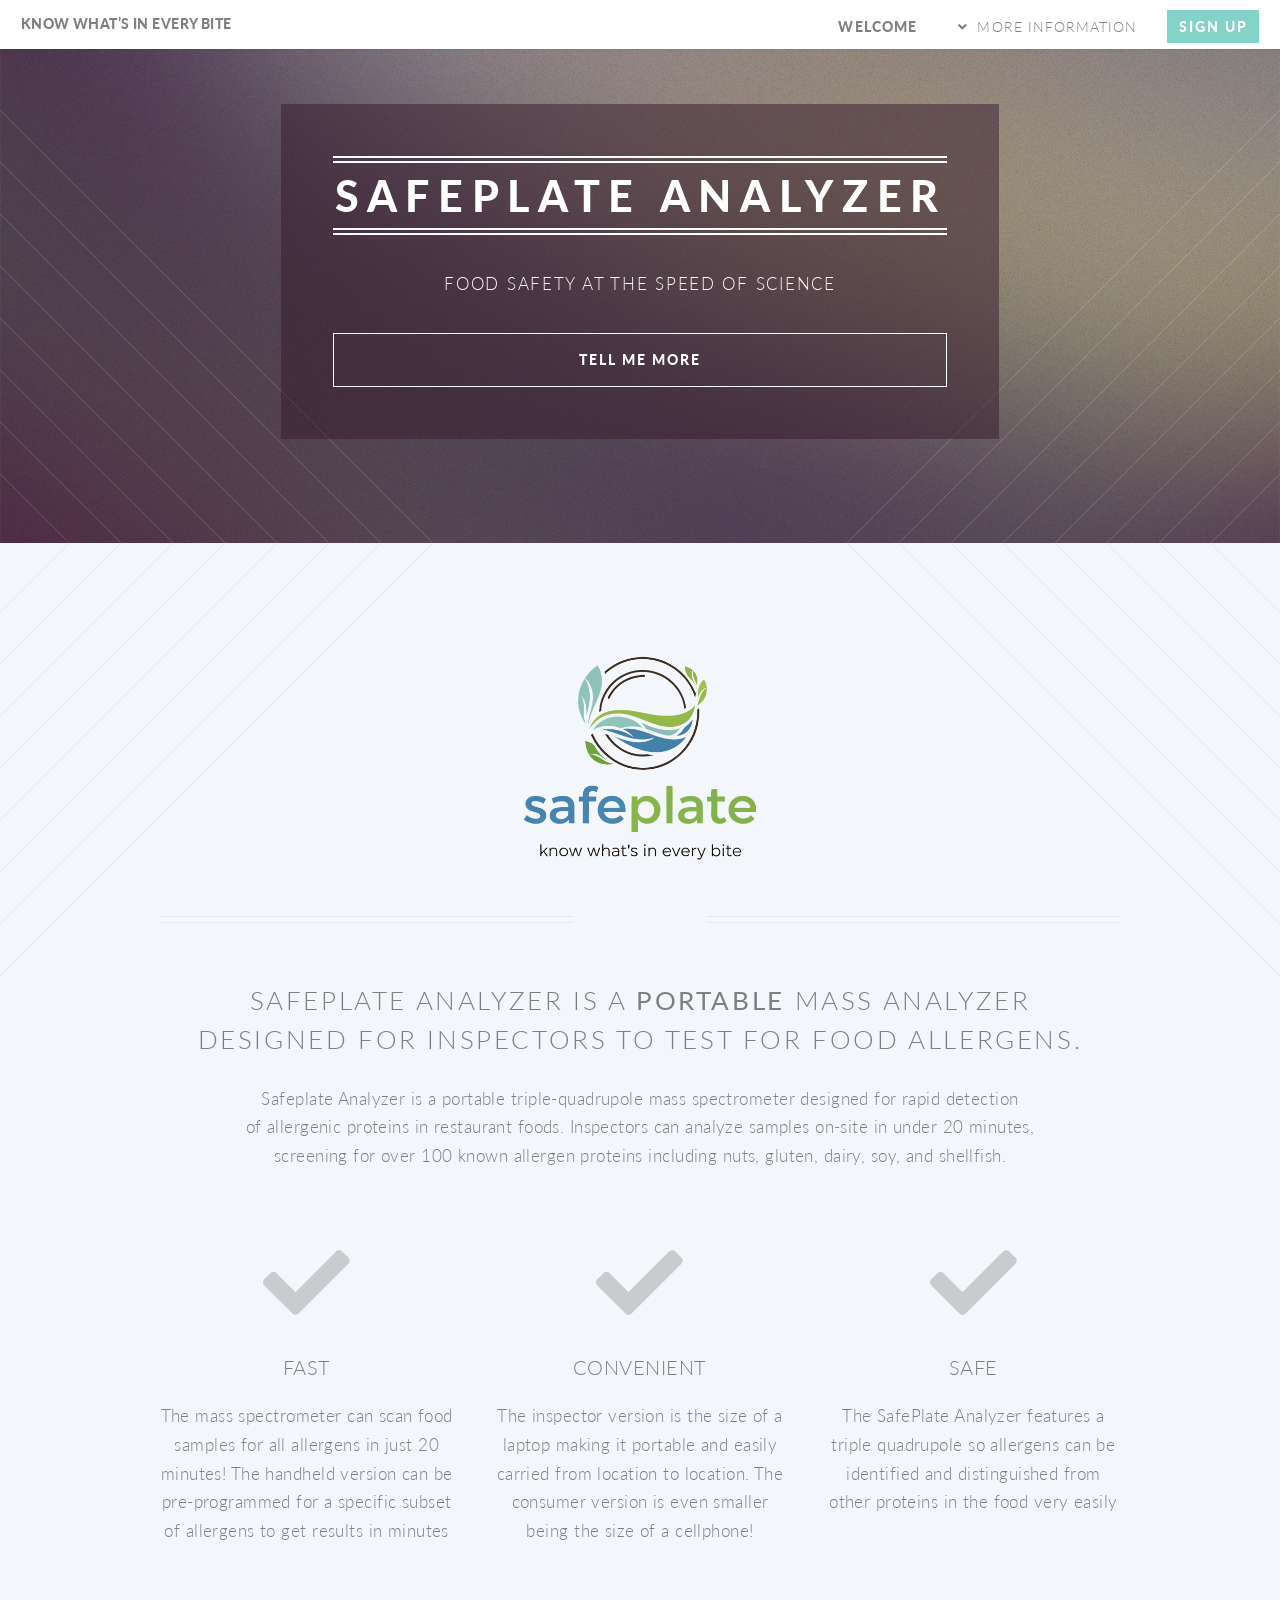
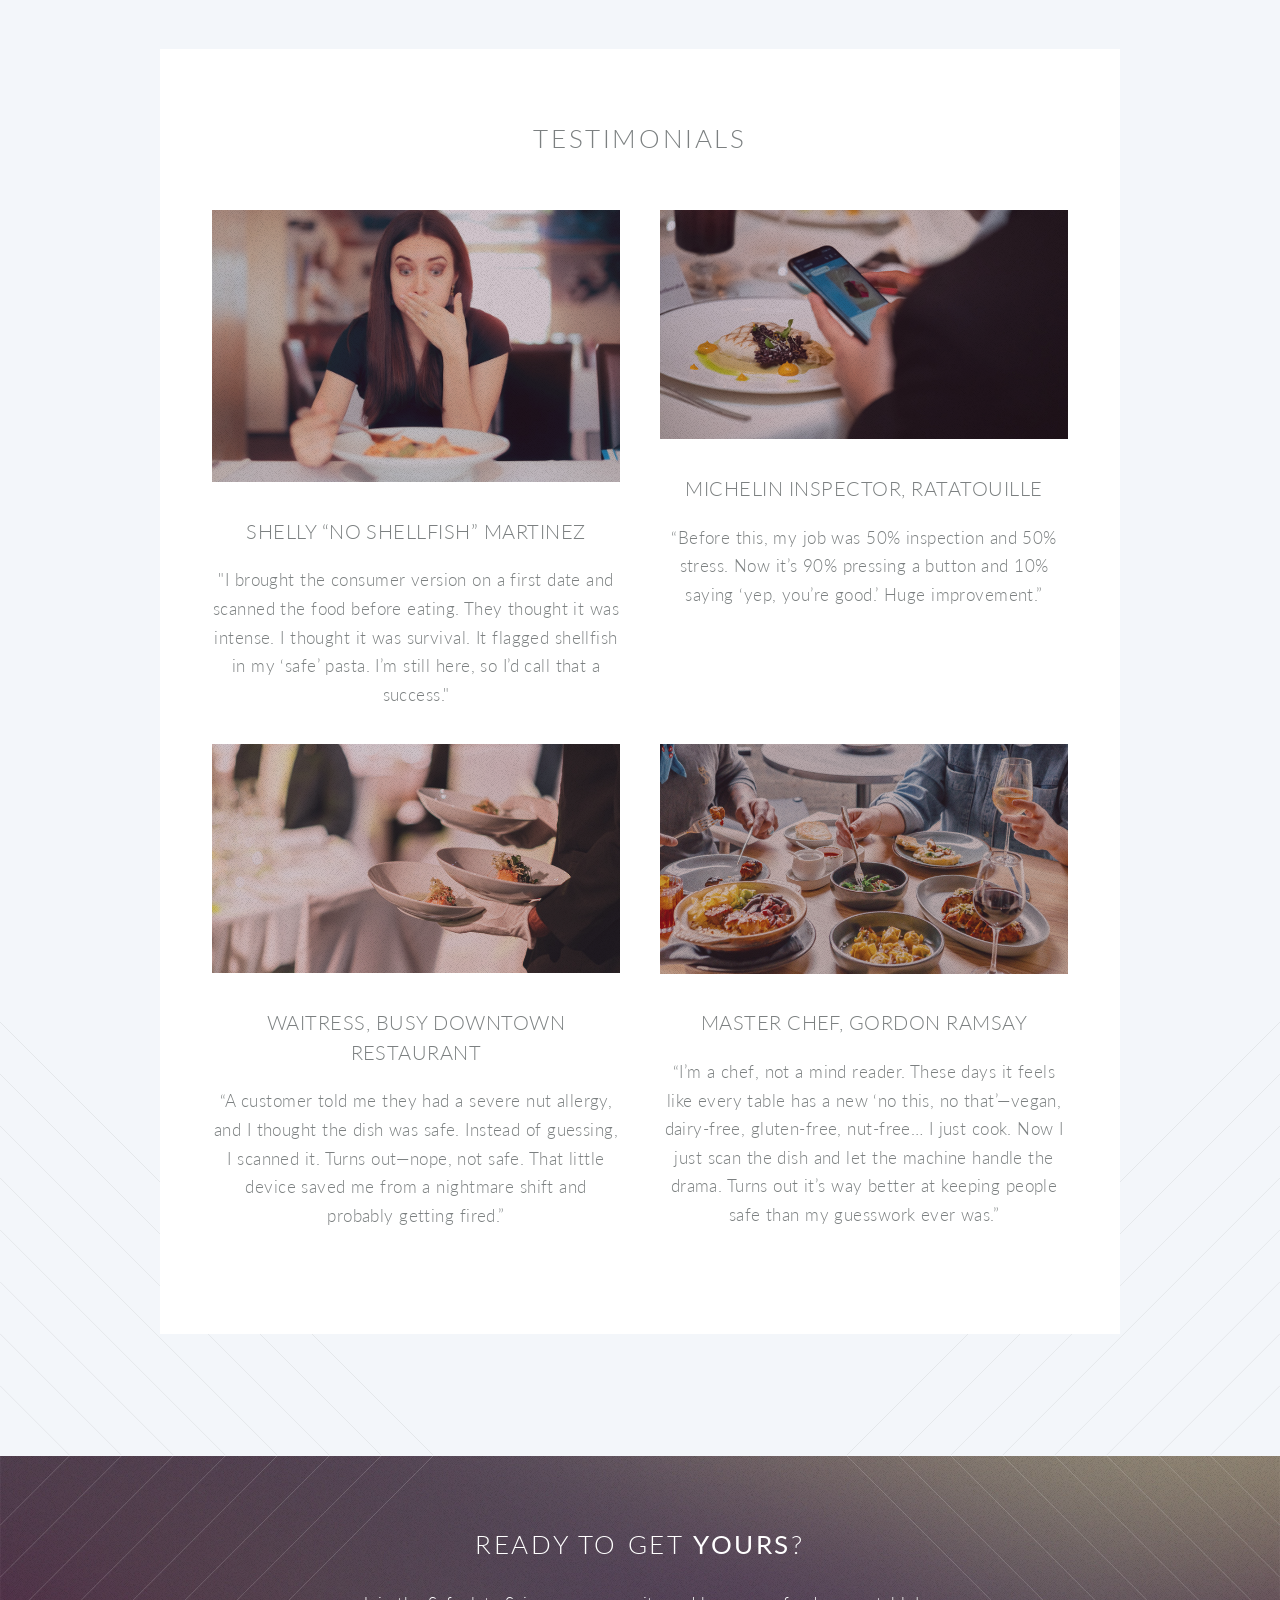
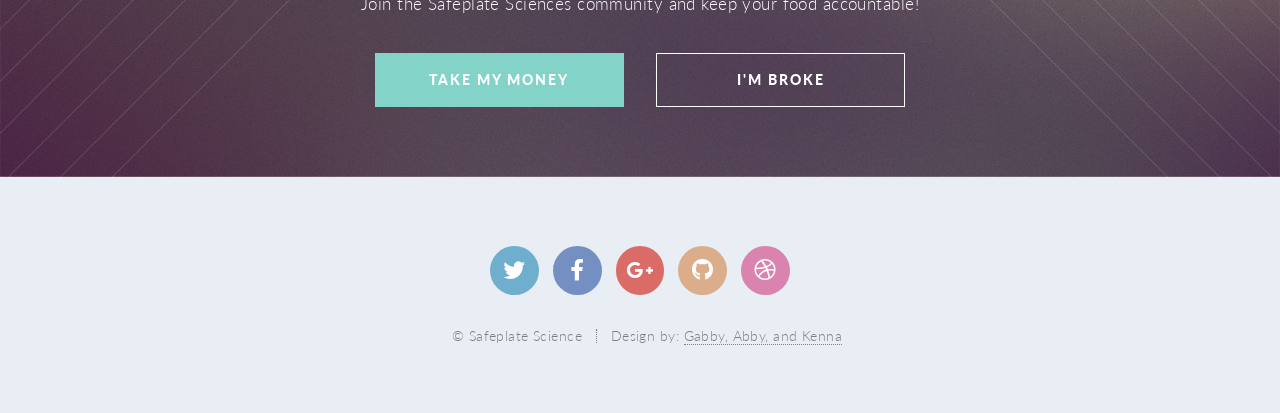
<file: index.html>
<!DOCTYPE HTML>
<!--
	Twenty by HTML5 UP
	html5up.net | @ajlkn
	Free for personal and commercial use under the CCA 3.0 license (html5up.net/license)
-->
<html>
	<head>
		<title>Know what’s in every bite</title>
		<meta charset="utf-8" />
		<meta name="viewport" content="width=device-width, initial-scale=1, user-scalable=no" />
		<link rel="stylesheet" href="assets/css/main.css" />
		<noscript><link rel="stylesheet" href="assets/css/noscript.css" /></noscript>
	</head>
	<body class="index is-preload">
		<div id="page-wrapper">

			<!-- Header -->
				<header id="header">
					<h1 id="logo"><a href="index.html">Know what’s in every BITE </span></a></h1>
					<nav id="nav">
						<ul>
							<li class="current"><a href="index.html">Welcome</a></li>
							<li class="submenu">
								<a href="#">More Information</a>
								<ul>
									<li><a href="left-sidebar.html">Instrument Specifications</a></li>
									<li><a href="right-sidebar.html">Applications</a></li>
									<li><a href="no-sidebar.html">Our Philosophy</a></li>
									<li><a href="contact.html">Contact</a></li>
									</li>
								</ul>
							</li>
							<li><a href="#" class="button primary">Sign Up</a></li>
						</ul>
					</nav>
				</header>

			<!-- Banner -->
				<section id="banner">

					<!--
						".inner" is set up as an inline-block so it automatically expands
						in both directions to fit whatever's inside it. This means it won't
						automatically wrap lines, so be sure to use line breaks where
						appropriate (<br />).
					-->
					<div class="inner">
			<section>
						
			</section>
						<header>
							<h2>SafePlate Analyzer</h2>
						</header>
						<p>Food safety at the speed of science
						<br />
					
						<footer>
							<ul class="buttons stacked">
								<li><a href="#main" class="button fit scrolly">Tell Me More</a></li>
							</ul>
						</footer>

					</div>

				</section>

			<!-- Main -->
				<article id="main">

					<a><img class="image-lo" src="images/lo.png"></a>
					
					<header class="special container">
						
						<h2>Safeplate Analyzer is a <strong>portable</strong> mass analyzer
						<br />
						designed for inspectors to test for food allergens.</h2>
						<p>Safeplate Analyzer is a portable triple-quadrupole mass spectrometer designed for rapid detection
						<br />
						of allergenic proteins in restaurant foods. Inspectors can analyze samples on-site in under 20 minutes,
						<br />
						screening for over 100 known allergen proteins including nuts, gluten, dairy, soy, and shellfish.
					</header>

					

					<!-- Two -->
						<section class="wrapper style1 container special">
							<div class="row">
								<div class="col-4 col-12-narrower">

									<section>
										<span class="icon solid featured fa-check"></span>
										<header>
											<h3>FAST</h3>
										</header>
										<p>The mass spectrometer can scan food samples for all allergens in just 20 minutes! The handheld version can be pre-programmed for a specific subset of allergens to get results in minutes</p>
									</section>

								</div>
								<div class="col-4 col-12-narrower">

									<section>
										<span class="icon solid featured fa-check"></span>
										<header>
											<h3>CONVENIENT</h3>
										</header>
										<p>The inspector version is the size of a laptop making it portable and easily carried from location to location. The consumer version is even smaller being the size of a cellphone!</p>
									</section>

								</div>
								<div class="col-4 col-12-narrower">

									<section>
										<span class="icon solid featured fa-check"></span>
										<header>
											<h3>SAFE</h3>
										</header>
										<p>The SafePlate Analyzer features a triple quadrupole so allergens can be identified and distinguished from other proteins in the food very easily</p>
									</section>

								</div>
							</div>
						</section>

					<!-- Three -->
						<section class="wrapper style3 container special">

							<header class="major">
								<h2>Testimonials</strong></h2>
							</header>

							<div class="row">
								<div class="col-6 col-12-narrower">

									<section>
										<a href="#" class="image featured"><img src="images/CUSTOMER.jpeg" alt="" /></a>
										<header>
											<h3>Shelly “No Shellfish” Martinez</h3>
										</header>
										<p>"I brought the consumer version on a first date and scanned the food before eating. They thought it was intense. I thought it was survival. It flagged shellfish in my ‘safe’ pasta. I’m still here, so I’d call that a success."</p>
									</section>

								</div>
								<div class="col-6 col-12-narrower">

									<section>
										<a href="#" class="image featured"><img src="images/INSPECTOR.jpg" alt="" /></a>
										<header>
											<h3>Michelin inspector, Ratatouille</h3>
										</header>
										<p>“Before this, my job was 50% inspection and 50% stress. Now it’s 90% pressing a button and 10% saying ‘yep, you’re good.’ Huge improvement.”</p>
									</section>

								</div>
							</div>
							<div class="row">
								<div class="col-6 col-12-narrower">

									<section>
										<a href="#" class="image featured"><img src="images/WAITRESS.jpg" alt="" /></a>
										<header>
											<h3>Waitress, Busy Downtown Restaurant</h3>
										</header>
										<p>“A customer told me they had a severe nut allergy, and I thought the dish was safe. Instead of guessing, I scanned it. Turns out—nope, not safe. That little device saved me from a nightmare shift and probably getting fired.”</p>
									</section>

								</div>
								<div class="col-6 col-12-narrower">

									<section>
										<a href="#" class="image featured"><img src="images/MEALS.jpg" alt="" /></a>
										<header>
											<h3>Master Chef, Gordon Ramsay</h3>
										</header>
										<p>“I’m a chef, not a mind reader. These days it feels like every table has a new ‘no this, no that’—vegan, dairy-free, gluten-free, nut-free… I just cook. Now I just scan the dish and let the machine handle the drama. Turns out it’s way better at keeping people safe than my guesswork ever was.”</p>
									</section>

								</div>
							</div>

						</section>

				</article>

			<!-- CTA -->
				<section id="cta">

					<header>
						<h2>Ready to get <strong>yours</strong>?</h2>
						<p>Join the Safeplate Sciences community and keep your food accountable!</p>
					</header>
					<footer>
						<ul class="buttons">
							<li><a href="#" class="button primary">Take My Money</a></li>
							<li><a href="#" class="button">I'M BROKE</a></li>
						</ul>
					</footer>

				</section>

			<!-- Footer -->
				<footer id="footer">

					<ul class="icons">
						<li><a href="#" class="icon brands circle fa-twitter"><span class="label">Twitter</span></a></li>
						<li><a href="#" class="icon brands circle fa-facebook-f"><span class="label">Facebook</span></a></li>
						<li><a href="#" class="icon brands circle fa-google-plus-g"><span class="label">Google+</span></a></li>
						<li><a href="#" class="icon brands circle fa-github"><span class="label">Github</span></a></li>
						<li><a href="#" class="icon brands circle fa-dribbble"><span class="label">Dribbble</span></a></li>
					</ul>

					<ul class="copyright">
						<li>&copy; Safeplate Science</li><li>Design by: <a href="http://html5up.net">Gabby, Abby, and Kenna</a></li>
					</ul>

				</footer>

		</div>

		<!-- Scripts -->
			<script src="assets/js/jquery.min.js"></script>
			<script src="assets/js/jquery.dropotron.min.js"></script>
			<script src="assets/js/jquery.scrolly.min.js"></script>
			<script src="assets/js/jquery.scrollex.min.js"></script>
			<script src="assets/js/browser.min.js"></script>
			<script src="assets/js/breakpoints.min.js"></script>
			<script src="assets/js/util.js"></script>
			<script src="assets/js/main.js"></script>

	</body>
</html>
</file>
<file: assets/css/noscript.css>
/*
	Twenty by HTML5 UP
	html5up.net | @ajlkn
	Free for personal and commercial use under the CCA 3.0 license (html5up.net/license)
*/

/* Banner */

	#banner .inner {
		opacity: 1;
	}
</file>
<file: assets/css/main.css>
@import url("fontawesome-all.min.css");
@import url("https://fonts.googleapis.com/css?family=Lato:300,400,900");

/*
	Twenty by HTML5 UP
	html5up.net | @ajlkn
	Free for personal and commercial use under the CCA 3.0 license (html5up.net/license)
*/

html, body, div, span, applet, object,
iframe, h1, h2, h3, h4, h5, h6, p, blockquote,
pre, a, abbr, acronym, address, big, cite,
code, del, dfn, em, img, ins, kbd, q, s, samp,
small, strike, strong, sub, sup, tt, var, b,
u, i, center, dl, dt, dd, ol, ul, li, fieldset,
form, label, legend, table, caption, tbody,
tfoot, thead, tr, th, td, article, aside,
canvas, details, embed, figure, figcaption,
footer, header, hgroup, menu, nav, output, ruby,
section, summary, time, mark, audio, video {
	margin: 0;
	padding: 0;
	border: 0;
	font-size: 100%;
	font: inherit;
	vertical-align: baseline;}

article, aside, details, figcaption, figure,
footer, header, hgroup, menu, nav, section {
	display: block;}

body {
	line-height: 1;
}

ol, ul {
	list-style: none;
}

blockquote, q {
	quotes: none;
}

	blockquote:before, blockquote:after, q:before, q:after {
		content: '';
		content: none;
	}

table {
	border-collapse: collapse;
	border-spacing: 0;
}

body {
	-webkit-text-size-adjust: none;
}

mark {
	background-color: transparent;
	color: inherit;
}

input::-moz-focus-inner {
	border: 0;
	padding: 0;
}

input, select, textarea {
	-moz-appearance: none;
	-webkit-appearance: none;
	-ms-appearance: none;
	appearance: none;
}

/* Basic */

	html {
		box-sizing: border-box;
	}

	*, *:before, *:after {
		box-sizing: inherit;
	}

	body {
		background: #f3f6fa;
	}

		body.is-preload *, body.is-preload *:before, body.is-preload *:after {
			-moz-animation: none !important;
			-webkit-animation: none !important;
			-ms-animation: none !important;
			animation: none !important;
			-moz-transition: none !important;
			-webkit-transition: none !important;
			-ms-transition: none !important;
			transition: none !important;
		}

	body, input, select, textarea {
		color: #7c8081;
		font-family: 'Lato', sans-serif;
		font-size: 15pt;
		font-weight: 300;
		letter-spacing: 0.025em;
		line-height: 1.75em;
	}

	a {
		-moz-transition: color 0.2s ease-in-out, border-color 0.2s ease-in-out, background-color 0.2s ease-in-out;
		-webkit-transition: color 0.2s ease-in-out, border-color 0.2s ease-in-out, background-color 0.2s ease-in-out;
		-ms-transition: color 0.2s ease-in-out, border-color 0.2s ease-in-out, background-color 0.2s ease-in-out;
		transition: color 0.2s ease-in-out, border-color 0.2s ease-in-out, background-color 0.2s ease-in-out;
		color: #3fb1a3;
		text-decoration: none;
		border-bottom: dotted 1px;
	}

		a:hover {
			border-bottom-color: transparent;
		}

	strong, b {
		font-weight: 400;
	}

	p, ul, ol, dl, table, blockquote {
		margin: 0 0 2em 0;
	}

	h1, h2, h3, h4, h5, h6 {
		color: inherit;
		font-weight: 300;
		line-height: 1.75em;
		margin-bottom: 1em;
		text-transform: uppercase;
	}

		h1 a, h2 a, h3 a, h4 a, h5 a, h6 a {
			color: inherit;
			text-decoration: none;
			border: 0;
		}

	h2 {
		font-size: 1.5em;
		letter-spacing: 0.1em;
	}

	h3 {
		font-size: 1.15em;
		letter-spacing: 0.025em;
	}

	sub {
		font-size: 0.8em;
		position: relative;
		top: 0.5em;
	}

	sup {
		font-size: 0.8em;
		position: relative;
		top: -0.5em;
	}

	hr {
		border-top: solid 1px rgba(124, 128, 129, 0.2);
		border: 0;
		margin-bottom: 1.5em;
	}

	blockquote {
		border-left: solid 0.5em rgba(124, 128, 129, 0.2);
		font-style: italic;
		padding: 1em 0 1em 2em;
	}

/* Container */

	.container {
		margin: 0 auto;
		max-width: 100%;
		width: 1400px;
	}

		.container.medium {
			width: 1050px;
		}

		@media screen and (max-width: 1680px) {

			.container {
				width: 1200px;
			}

				.container.medium {
					width: 900px;
				}

		}

		@media screen and (max-width: 1280px) {

			.container {
				width: 960px;
			}

				.container.medium {
					width: 735px;
				}

		}

		@media screen and (max-width: 980px) {

			.container {
				width: 95%;
			}

				.container.medium {
					width: 71.25%;
				}

		}

		@media screen and (max-width: 840px) {

			.container {
				width: 95%;
			}

				.container.medium {
					width: 95%;
				}

		}

		@media screen and (max-width: 736px) {

			.container {
				width: 100%;
			}

				.container.medium {
					width: 100%;
				}

		}

/* Row */

	.row {
		display: flex;
		flex-wrap: wrap;
		box-sizing: border-box;
		align-items: stretch;
	}

		.row > * {
			box-sizing: border-box;
		}

		.row.gtr-uniform > * > :last-child {
			margin-bottom: 0;
		}

		.row.aln-left {
			justify-content: flex-start;
		}

		.row.aln-center {
			justify-content: center;
		}

		.row.aln-right {
			justify-content: flex-end;
		}

		.row.aln-top {
			align-items: flex-start;
		}

		.row.aln-middle {
			align-items: center;
		}

		.row.aln-bottom {
			align-items: flex-end;
		}

		.row > .imp {
			order: -1;
		}

		.row > .col-1 {
			width: 8.33333%;
		}

		.row > .off-1 {
			margin-left: 8.33333%;
		}

		.row > .col-2 {
			width: 16.66667%;
		}

		.row > .off-2 {
			margin-left: 16.66667%;
		}

		.row > .col-3 {
			width: 25%;
		}

		.row > .off-3 {
			margin-left: 25%;
		}

		.row > .col-4 {
			width: 33.33333%;
		}

		.row > .off-4 {
			margin-left: 33.33333%;
		}

		.row > .col-5 {
			width: 41.66667%;
		}

		.row > .off-5 {
			margin-left: 41.66667%;
		}

		.row > .col-6 {
			width: 50%;
		}

		.row > .off-6 {
			margin-left: 50%;
		}

		.row > .col-7 {
			width: 58.33333%;
		}

		.row > .off-7 {
			margin-left: 58.33333%;
		}

		.row > .col-8 {
			width: 66.66667%;
		}

		.row > .off-8 {
			margin-left: 66.66667%;
		}

		.row > .col-9 {
			width: 75%;
		}

		.row > .off-9 {
			margin-left: 75%;
		}

		.row > .col-10 {
			width: 83.33333%;
		}

		.row > .off-10 {
			margin-left: 83.33333%;
		}

		.row > .col-11 {
			width: 91.66667%;
		}

		.row > .off-11 {
			margin-left: 91.66667%;
		}

		.row > .col-12 {
			width: 100%;
		}

		.row > .off-12 {
			margin-left: 100%;
		}

		.row.gtr-0 {
			margin-top: 0px;
			margin-left: 0px;
		}

			.row.gtr-0 > * {
				padding: 0px 0 0 0px;
			}

			.row.gtr-0.gtr-uniform {
				margin-top: 0px;
			}

				.row.gtr-0.gtr-uniform > * {
					padding-top: 0px;
				}

		.row.gtr-25 {
			margin-top: -12.5px;
			margin-left: -12.5px;
		}

			.row.gtr-25 > * {
				padding: 12.5px 0 0 12.5px;
			}

			.row.gtr-25.gtr-uniform {
				margin-top: -12.5px;
			}

				.row.gtr-25.gtr-uniform > * {
					padding-top: 12.5px;
				}

		.row.gtr-50 {
			margin-top: -25px;
			margin-left: -25px;
		}

			.row.gtr-50 > * {
				padding: 25px 0 0 25px;
			}

			.row.gtr-50.gtr-uniform {
				margin-top: -25px;
			}

				.row.gtr-50.gtr-uniform > * {
					padding-top: 25px;
				}

		.row {
			margin-top: -50px;
			margin-left: -50px;
		}

			.row > * {
				padding: 50px 0 0 50px;
			}

			.row.gtr-uniform {
				margin-top: -50px;
			}

				.row.gtr-uniform > * {
					padding-top: 50px;
				}

		.row.gtr-150 {
			margin-top: -75px;
			margin-left: -75px;
		}

			.row.gtr-150 > * {
				padding: 75px 0 0 75px;
			}

			.row.gtr-150.gtr-uniform {
				margin-top: -75px;
			}

				.row.gtr-150.gtr-uniform > * {
					padding-top: 75px;
				}

		.row.gtr-200 {
			margin-top: -100px;
			margin-left: -100px;
		}

			.row.gtr-200 > * {
				padding: 100px 0 0 100px;
			}

			.row.gtr-200.gtr-uniform {
				margin-top: -100px;
			}

				.row.gtr-200.gtr-uniform > * {
					padding-top: 100px;
				}

		@media screen and (max-width: 1680px) {

			.row {
				display: flex;
				flex-wrap: wrap;
				box-sizing: border-box;
				align-items: stretch;
			}

				.row > * {
					box-sizing: border-box;
				}

				.row.gtr-uniform > * > :last-child {
					margin-bottom: 0;
				}

				.row.aln-left {
					justify-content: flex-start;
				}

				.row.aln-center {
					justify-content: center;
				}

				.row.aln-right {
					justify-content: flex-end;
				}

				.row.aln-top {
					align-items: flex-start;
				}

				.row.aln-middle {
					align-items: center;
				}

				.row.aln-bottom {
					align-items: flex-end;
				}

				.row > .imp-wide {
					order: -1;
				}

				.row > .col-1-wide {
					width: 8.33333%;
				}

				.row > .off-1-wide {
					margin-left: 8.33333%;
				}

				.row > .col-2-wide {
					width: 16.66667%;
				}

				.row > .off-2-wide {
					margin-left: 16.66667%;
				}

				.row > .col-3-wide {
					width: 25%;
				}

				.row > .off-3-wide {
					margin-left: 25%;
				}

				.row > .col-4-wide {
					width: 33.33333%;
				}

				.row > .off-4-wide {
					margin-left: 33.33333%;
				}

				.row > .col-5-wide {
					width: 41.66667%;
				}

				.row > .off-5-wide {
					margin-left: 41.66667%;
				}

				.row > .col-6-wide {
					width: 50%;
				}

				.row > .off-6-wide {
					margin-left: 50%;
				}

				.row > .col-7-wide {
					width: 58.33333%;
				}

				.row > .off-7-wide {
					margin-left: 58.33333%;
				}

				.row > .col-8-wide {
					width: 66.66667%;
				}

				.row > .off-8-wide {
					margin-left: 66.66667%;
				}

				.row > .col-9-wide {
					width: 75%;
				}

				.row > .off-9-wide {
					margin-left: 75%;
				}

				.row > .col-10-wide {
					width: 83.33333%;
				}

				.row > .off-10-wide {
					margin-left: 83.33333%;
				}

				.row > .col-11-wide {
					width: 91.66667%;
				}

				.row > .off-11-wide {
					margin-left: 91.66667%;
				}

				.row > .col-12-wide {
					width: 100%;
				}

				.row > .off-12-wide {
					margin-left: 100%;
				}

				.row.gtr-0 {
					margin-top: 0px;
					margin-left: 0px;
				}

					.row.gtr-0 > * {
						padding: 0px 0 0 0px;
					}

					.row.gtr-0.gtr-uniform {
						margin-top: 0px;
					}

						.row.gtr-0.gtr-uniform > * {
							padding-top: 0px;
						}

				.row.gtr-25 {
					margin-top: -10px;
					margin-left: -10px;
				}

					.row.gtr-25 > * {
						padding: 10px 0 0 10px;
					}

					.row.gtr-25.gtr-uniform {
						margin-top: -10px;
					}

						.row.gtr-25.gtr-uniform > * {
							padding-top: 10px;
						}

				.row.gtr-50 {
					margin-top: -20px;
					margin-left: -20px;
				}

					.row.gtr-50 > * {
						padding: 20px 0 0 20px;
					}

					.row.gtr-50.gtr-uniform {
						margin-top: -20px;
					}

						.row.gtr-50.gtr-uniform > * {
							padding-top: 20px;
						}

				.row {
					margin-top: -40px;
					margin-left: -40px;
				}

					.row > * {
						padding: 40px 0 0 40px;
					}

					.row.gtr-uniform {
						margin-top: -40px;
					}

						.row.gtr-uniform > * {
							padding-top: 40px;
						}

				.row.gtr-150 {
					margin-top: -60px;
					margin-left: -60px;
				}

					.row.gtr-150 > * {
						padding: 60px 0 0 60px;
					}

					.row.gtr-150.gtr-uniform {
						margin-top: -60px;
					}

						.row.gtr-150.gtr-uniform > * {
							padding-top: 60px;
						}

				.row.gtr-200 {
					margin-top: -80px;
					margin-left: -80px;
				}

					.row.gtr-200 > * {
						padding: 80px 0 0 80px;
					}

					.row.gtr-200.gtr-uniform {
						margin-top: -80px;
					}

						.row.gtr-200.gtr-uniform > * {
							padding-top: 80px;
						}

		}

		@media screen and (max-width: 1280px) {

			.row {
				display: flex;
				flex-wrap: wrap;
				box-sizing: border-box;
				align-items: stretch;
			}

				.row > * {
					box-sizing: border-box;
				}

				.row.gtr-uniform > * > :last-child {
					margin-bottom: 0;
				}

				.row.aln-left {
					justify-content: flex-start;
				}

				.row.aln-center {
					justify-content: center;
				}

				.row.aln-right {
					justify-content: flex-end;
				}

				.row.aln-top {
					align-items: flex-start;
				}

				.row.aln-middle {
					align-items: center;
				}

				.row.aln-bottom {
					align-items: flex-end;
				}

				.row > .imp-normal {
					order: -1;
				}

				.row > .col-1-normal {
					width: 8.33333%;
				}

				.row > .off-1-normal {
					margin-left: 8.33333%;
				}

				.row > .col-2-normal {
					width: 16.66667%;
				}

				.row > .off-2-normal {
					margin-left: 16.66667%;
				}

				.row > .col-3-normal {
					width: 25%;
				}

				.row > .off-3-normal {
					margin-left: 25%;
				}

				.row > .col-4-normal {
					width: 33.33333%;
				}

				.row > .off-4-normal {
					margin-left: 33.33333%;
				}

				.row > .col-5-normal {
					width: 41.66667%;
				}

				.row > .off-5-normal {
					margin-left: 41.66667%;
				}

				.row > .col-6-normal {
					width: 50%;
				}

				.row > .off-6-normal {
					margin-left: 50%;
				}

				.row > .col-7-normal {
					width: 58.33333%;
				}

				.row > .off-7-normal {
					margin-left: 58.33333%;
				}

				.row > .col-8-normal {
					width: 66.66667%;
				}

				.row > .off-8-normal {
					margin-left: 66.66667%;
				}

				.row > .col-9-normal {
					width: 75%;
				}

				.row > .off-9-normal {
					margin-left: 75%;
				}

				.row > .col-10-normal {
					width: 83.33333%;
				}

				.row > .off-10-normal {
					margin-left: 83.33333%;
				}

				.row > .col-11-normal {
					width: 91.66667%;
				}

				.row > .off-11-normal {
					margin-left: 91.66667%;
				}

				.row > .col-12-normal {
					width: 100%;
				}

				.row > .off-12-normal {
					margin-left: 100%;
				}

				.row.gtr-0 {
					margin-top: 0px;
					margin-left: 0px;
				}

					.row.gtr-0 > * {
						padding: 0px 0 0 0px;
					}

					.row.gtr-0.gtr-uniform {
						margin-top: 0px;
					}

						.row.gtr-0.gtr-uniform > * {
							padding-top: 0px;
						}

				.row.gtr-25 {
					margin-top: -10px;
					margin-left: -10px;
				}

					.row.gtr-25 > * {
						padding: 10px 0 0 10px;
					}

					.row.gtr-25.gtr-uniform {
						margin-top: -10px;
					}

						.row.gtr-25.gtr-uniform > * {
							padding-top: 10px;
						}

				.row.gtr-50 {
					margin-top: -20px;
					margin-left: -20px;
				}

					.row.gtr-50 > * {
						padding: 20px 0 0 20px;
					}

					.row.gtr-50.gtr-uniform {
						margin-top: -20px;
					}

						.row.gtr-50.gtr-uniform > * {
							padding-top: 20px;
						}

				.row {
					margin-top: -40px;
					margin-left: -40px;
				}

					.row > * {
						padding: 40px 0 0 40px;
					}

					.row.gtr-uniform {
						margin-top: -40px;
					}

						.row.gtr-uniform > * {
							padding-top: 40px;
						}

				.row.gtr-150 {
					margin-top: -60px;
					margin-left: -60px;
				}

					.row.gtr-150 > * {
						padding: 60px 0 0 60px;
					}

					.row.gtr-150.gtr-uniform {
						margin-top: -60px;
					}

						.row.gtr-150.gtr-uniform > * {
							padding-top: 60px;
						}

				.row.gtr-200 {
					margin-top: -80px;
					margin-left: -80px;
				}

					.row.gtr-200 > * {
						padding: 80px 0 0 80px;
					}

					.row.gtr-200.gtr-uniform {
						margin-top: -80px;
					}

						.row.gtr-200.gtr-uniform > * {
							padding-top: 80px;
						}

		}

		@media screen and (max-width: 980px) {

			.row {
				display: flex;
				flex-wrap: wrap;
				box-sizing: border-box;
				align-items: stretch;
			}

				.row > * {
					box-sizing: border-box;
				}

				.row.gtr-uniform > * > :last-child {
					margin-bottom: 0;
				}

				.row.aln-left {
					justify-content: flex-start;
				}

				.row.aln-center {
					justify-content: center;
				}

				.row.aln-right {
					justify-content: flex-end;
				}

				.row.aln-top {
					align-items: flex-start;
				}

				.row.aln-middle {
					align-items: center;
				}

				.row.aln-bottom {
					align-items: flex-end;
				}

				.row > .imp-narrow {
					order: -1;
				}

				.row > .col-1-narrow {
					width: 8.33333%;
				}

				.row > .off-1-narrow {
					margin-left: 8.33333%;
				}

				.row > .col-2-narrow {
					width: 16.66667%;
				}

				.row > .off-2-narrow {
					margin-left: 16.66667%;
				}

				.row > .col-3-narrow {
					width: 25%;
				}

				.row > .off-3-narrow {
					margin-left: 25%;
				}

				.row > .col-4-narrow {
					width: 33.33333%;
				}

				.row > .off-4-narrow {
					margin-left: 33.33333%;
				}

				.row > .col-5-narrow {
					width: 41.66667%;
				}

				.row > .off-5-narrow {
					margin-left: 41.66667%;
				}

				.row > .col-6-narrow {
					width: 50%;
				}

				.row > .off-6-narrow {
					margin-left: 50%;
				}

				.row > .col-7-narrow {
					width: 58.33333%;
				}

				.row > .off-7-narrow {
					margin-left: 58.33333%;
				}

				.row > .col-8-narrow {
					width: 66.66667%;
				}

				.row > .off-8-narrow {
					margin-left: 66.66667%;
				}

				.row > .col-9-narrow {
					width: 75%;
				}

				.row > .off-9-narrow {
					margin-left: 75%;
				}

				.row > .col-10-narrow {
					width: 83.33333%;
				}

				.row > .off-10-narrow {
					margin-left: 83.33333%;
				}

				.row > .col-11-narrow {
					width: 91.66667%;
				}

				.row > .off-11-narrow {
					margin-left: 91.66667%;
				}

				.row > .col-12-narrow {
					width: 100%;
				}

				.row > .off-12-narrow {
					margin-left: 100%;
				}

				.row.gtr-0 {
					margin-top: 0px;
					margin-left: 0px;
				}

					.row.gtr-0 > * {
						padding: 0px 0 0 0px;
					}

					.row.gtr-0.gtr-uniform {
						margin-top: 0px;
					}

						.row.gtr-0.gtr-uniform > * {
							padding-top: 0px;
						}

				.row.gtr-25 {
					margin-top: -7.5px;
					margin-left: -7.5px;
				}

					.row.gtr-25 > * {
						padding: 7.5px 0 0 7.5px;
					}

					.row.gtr-25.gtr-uniform {
						margin-top: -7.5px;
					}

						.row.gtr-25.gtr-uniform > * {
							padding-top: 7.5px;
						}

				.row.gtr-50 {
					margin-top: -15px;
					margin-left: -15px;
				}

					.row.gtr-50 > * {
						padding: 15px 0 0 15px;
					}

					.row.gtr-50.gtr-uniform {
						margin-top: -15px;
					}

						.row.gtr-50.gtr-uniform > * {
							padding-top: 15px;
						}

				.row {
					margin-top: -30px;
					margin-left: -30px;
				}

					.row > * {
						padding: 30px 0 0 30px;
					}

					.row.gtr-uniform {
						margin-top: -30px;
					}

						.row.gtr-uniform > * {
							padding-top: 30px;
						}

				.row.gtr-150 {
					margin-top: -45px;
					margin-left: -45px;
				}

					.row.gtr-150 > * {
						padding: 45px 0 0 45px;
					}

					.row.gtr-150.gtr-uniform {
						margin-top: -45px;
					}

						.row.gtr-150.gtr-uniform > * {
							padding-top: 45px;
						}

				.row.gtr-200 {
					margin-top: -60px;
					margin-left: -60px;
				}

					.row.gtr-200 > * {
						padding: 60px 0 0 60px;
					}

					.row.gtr-200.gtr-uniform {
						margin-top: -60px;
					}

						.row.gtr-200.gtr-uniform > * {
							padding-top: 60px;
						}

		}

		@media screen and (max-width: 840px) {

			.row {
				display: flex;
				flex-wrap: wrap;
				box-sizing: border-box;
				align-items: stretch;
			}

				.row > * {
					box-sizing: border-box;
				}

				.row.gtr-uniform > * > :last-child {
					margin-bottom: 0;
				}

				.row.aln-left {
					justify-content: flex-start;
				}

				.row.aln-center {
					justify-content: center;
				}

				.row.aln-right {
					justify-content: flex-end;
				}

				.row.aln-top {
					align-items: flex-start;
				}

				.row.aln-middle {
					align-items: center;
				}

				.row.aln-bottom {
					align-items: flex-end;
				}

				.row > .imp-narrower {
					order: -1;
				}

				.row > .col-1-narrower {
					width: 8.33333%;
				}

				.row > .off-1-narrower {
					margin-left: 8.33333%;
				}

				.row > .col-2-narrower {
					width: 16.66667%;
				}

				.row > .off-2-narrower {
					margin-left: 16.66667%;
				}

				.row > .col-3-narrower {
					width: 25%;
				}

				.row > .off-3-narrower {
					margin-left: 25%;
				}

				.row > .col-4-narrower {
					width: 33.33333%;
				}

				.row > .off-4-narrower {
					margin-left: 33.33333%;
				}

				.row > .col-5-narrower {
					width: 41.66667%;
				}

				.row > .off-5-narrower {
					margin-left: 41.66667%;
				}

				.row > .col-6-narrower {
					width: 50%;
				}

				.row > .off-6-narrower {
					margin-left: 50%;
				}

				.row > .col-7-narrower {
					width: 58.33333%;
				}

				.row > .off-7-narrower {
					margin-left: 58.33333%;
				}

				.row > .col-8-narrower {
					width: 66.66667%;
				}

				.row > .off-8-narrower {
					margin-left: 66.66667%;
				}

				.row > .col-9-narrower {
					width: 75%;
				}

				.row > .off-9-narrower {
					margin-left: 75%;
				}

				.row > .col-10-narrower {
					width: 83.33333%;
				}

				.row > .off-10-narrower {
					margin-left: 83.33333%;
				}

				.row > .col-11-narrower {
					width: 91.66667%;
				}

				.row > .off-11-narrower {
					margin-left: 91.66667%;
				}

				.row > .col-12-narrower {
					width: 100%;
				}

				.row > .off-12-narrower {
					margin-left: 100%;
				}

				.row.gtr-0 {
					margin-top: 0px;
					margin-left: 0px;
				}

					.row.gtr-0 > * {
						padding: 0px 0 0 0px;
					}

					.row.gtr-0.gtr-uniform {
						margin-top: 0px;
					}

						.row.gtr-0.gtr-uniform > * {
							padding-top: 0px;
						}

				.row.gtr-25 {
					margin-top: -7.5px;
					margin-left: -7.5px;
				}

					.row.gtr-25 > * {
						padding: 7.5px 0 0 7.5px;
					}

					.row.gtr-25.gtr-uniform {
						margin-top: -7.5px;
					}

						.row.gtr-25.gtr-uniform > * {
							padding-top: 7.5px;
						}

				.row.gtr-50 {
					margin-top: -15px;
					margin-left: -15px;
				}

					.row.gtr-50 > * {
						padding: 15px 0 0 15px;
					}

					.row.gtr-50.gtr-uniform {
						margin-top: -15px;
					}

						.row.gtr-50.gtr-uniform > * {
							padding-top: 15px;
						}

				.row {
					margin-top: -30px;
					margin-left: -30px;
				}

					.row > * {
						padding: 30px 0 0 30px;
					}

					.row.gtr-uniform {
						margin-top: -30px;
					}

						.row.gtr-uniform > * {
							padding-top: 30px;
						}

				.row.gtr-150 {
					margin-top: -45px;
					margin-left: -45px;
				}

					.row.gtr-150 > * {
						padding: 45px 0 0 45px;
					}

					.row.gtr-150.gtr-uniform {
						margin-top: -45px;
					}

						.row.gtr-150.gtr-uniform > * {
							padding-top: 45px;
						}

				.row.gtr-200 {
					margin-top: -60px;
					margin-left: -60px;
				}

					.row.gtr-200 > * {
						padding: 60px 0 0 60px;
					}

					.row.gtr-200.gtr-uniform {
						margin-top: -60px;
					}

						.row.gtr-200.gtr-uniform > * {
							padding-top: 60px;
						}

		}

		@media screen and (max-width: 736px) {

			.row {
				display: flex;
				flex-wrap: wrap;
				box-sizing: border-box;
				align-items: stretch;
			}

				.row > * {
					box-sizing: border-box;
				}

				.row.gtr-uniform > * > :last-child {
					margin-bottom: 0;
				}

				.row.aln-left {
					justify-content: flex-start;
				}

				.row.aln-center {
					justify-content: center;
				}

				.row.aln-right {
					justify-content: flex-end;
				}

				.row.aln-top {
					align-items: flex-start;
				}

				.row.aln-middle {
					align-items: center;
				}

				.row.aln-bottom {
					align-items: flex-end;
				}

				.row > .imp-mobile {
					order: -1;
				}

				.row > .col-1-mobile {
					width: 8.33333%;
				}

				.row > .off-1-mobile {
					margin-left: 8.33333%;
				}

				.row > .col-2-mobile {
					width: 16.66667%;
				}

				.row > .off-2-mobile {
					margin-left: 16.66667%;
				}

				.row > .col-3-mobile {
					width: 25%;
				}

				.row > .off-3-mobile {
					margin-left: 25%;
				}

				.row > .col-4-mobile {
					width: 33.33333%;
				}

				.row > .off-4-mobile {
					margin-left: 33.33333%;
				}

				.row > .col-5-mobile {
					width: 41.66667%;
				}

				.row > .off-5-mobile {
					margin-left: 41.66667%;
				}

				.row > .col-6-mobile {
					width: 50%;
				}

				.row > .off-6-mobile {
					margin-left: 50%;
				}

				.row > .col-7-mobile {
					width: 58.33333%;
				}

				.row > .off-7-mobile {
					margin-left: 58.33333%;
				}

				.row > .col-8-mobile {
					width: 66.66667%;
				}

				.row > .off-8-mobile {
					margin-left: 66.66667%;
				}

				.row > .col-9-mobile {
					width: 75%;
				}

				.row > .off-9-mobile {
					margin-left: 75%;
				}

				.row > .col-10-mobile {
					width: 83.33333%;
				}

				.row > .off-10-mobile {
					margin-left: 83.33333%;
				}

				.row > .col-11-mobile {
					width: 91.66667%;
				}

				.row > .off-11-mobile {
					margin-left: 91.66667%;
				}

				.row > .col-12-mobile {
					width: 100%;
				}

				.row > .off-12-mobile {
					margin-left: 100%;
				}

				.row.gtr-0 {
					margin-top: 0px;
					margin-left: 0px;
				}

					.row.gtr-0 > * {
						padding: 0px 0 0 0px;
					}

					.row.gtr-0.gtr-uniform {
						margin-top: 0px;
					}

						.row.gtr-0.gtr-uniform > * {
							padding-top: 0px;
						}

				.row.gtr-25 {
					margin-top: -7.5px;
					margin-left: -7.5px;
				}

					.row.gtr-25 > * {
						padding: 7.5px 0 0 7.5px;
					}

					.row.gtr-25.gtr-uniform {
						margin-top: -7.5px;
					}

						.row.gtr-25.gtr-uniform > * {
							padding-top: 7.5px;
						}

				.row.gtr-50 {
					margin-top: -15px;
					margin-left: -15px;
				}

					.row.gtr-50 > * {
						padding: 15px 0 0 15px;
					}

					.row.gtr-50.gtr-uniform {
						margin-top: -15px;
					}

						.row.gtr-50.gtr-uniform > * {
							padding-top: 15px;
						}

				.row {
					margin-top: -30px;
					margin-left: -30px;
				}

					.row > * {
						padding: 30px 0 0 30px;
					}

					.row.gtr-uniform {
						margin-top: -30px;
					}

						.row.gtr-uniform > * {
							padding-top: 30px;
						}

				.row.gtr-150 {
					margin-top: -45px;
					margin-left: -45px;
				}

					.row.gtr-150 > * {
						padding: 45px 0 0 45px;
					}

					.row.gtr-150.gtr-uniform {
						margin-top: -45px;
					}

						.row.gtr-150.gtr-uniform > * {
							padding-top: 45px;
						}

				.row.gtr-200 {
					margin-top: -60px;
					margin-left: -60px;
				}

					.row.gtr-200 > * {
						padding: 60px 0 0 60px;
					}

					.row.gtr-200.gtr-uniform {
						margin-top: -60px;
					}

						.row.gtr-200.gtr-uniform > * {
							padding-top: 60px;
						}

		}

/* Section/Article */

	section.special, article.special {
		text-align: center;
	}

	header.major {
		padding-bottom: 2em;
	}

	header.special {
		margin-bottom: 5em;
		padding-top: 7em;
		position: relative;
		text-align: center;
	}

		header.special:before, header.special:after {
			border-bottom: solid 1.5px;
			border-top: solid 1.5px;
			content: '';
			height: 7px;
			opacity: 0.1;
			position: absolute;
			top: 1.75em;
			width: 43%;
		}

		header.special:before {
			left: 0;
		}

		header.special:after {
			right: 0;
		}

		header.special h2 {
			margin-bottom: 0;
		}

		header.special h2 + p {
			margin-bottom: 0;
			padding-top: 1.5em;
		}

		header.special .icon {
			cursor: default;
			height: 7em;
			left: 0;
			position: absolute;
			text-align: center;
			top: 1em;
			width: 100%;
		}

			header.special .icon:before {
				font-size: 3.5em;
				opacity: 0.35;
			}

	footer > :last-child {
		margin-bottom: 0;
	}

	footer.major {
		padding-top: 3em;
	}

/* Form */

	input[type="text"],
	input[type="password"],
	input[type="email"],
	textarea {
		-moz-transition: background-color 0.2s ease-in-out, border-color 0.2s ease-in-out;
		-webkit-transition: background-color 0.2s ease-in-out, border-color 0.2s ease-in-out;
		-ms-transition: background-color 0.2s ease-in-out, border-color 0.2s ease-in-out;
		transition: background-color 0.2s ease-in-out, border-color 0.2s ease-in-out;
		-moz-appearance: none;
		-webkit-appearance: none;
		-ms-appearance: none;
		appearance: none;
		background: none;
		border: solid 1px rgba(124, 128, 129, 0.2);
		border-radius: 0;
		color: inherit;
		display: block;
		padding: 0.75em;
		text-decoration: none;
		width: 100%;
		outline: 0;
	}

		input[type="text"]:focus,
		input[type="password"]:focus,
		input[type="email"]:focus,
		textarea:focus {
			border-color: #83d3c9;
		}

	input[type="text"],
	input[type="password"],
	input[type="email"] {
		line-height: 1em;
	}

	::-webkit-input-placeholder {
		color: inherit;
		opacity: 0.5;
		position: relative;
		top: 3px;
	}

	:-moz-placeholder {
		color: inherit;
		opacity: 0.5;
	}

	::-moz-placeholder {
		color: inherit;
		opacity: 0.5;
	}

	:-ms-input-placeholder {
		color: inherit;
		opacity: 0.5;
	}

/* Image */

	.image {
		border: 0;
		position: relative;
	}

		.image:before {
			background: url("images/overlay.png");
			content: '';
			height: 100%;
			left: 0;
			position: absolute;
			top: 0;
			width: 100%;
		}

		.image.fit {
			display: block;
		}

			.image.fit img {
				display: block;
				width: 100%;
			}

		.image.featured {
			display: block;
			margin: 0 0 2em 0;
		}

			.image.featured img {
				display: block;
				width: 100%;
			}
			.image-small {
				display: block;
				margin: auto;
				width: 50%;
			}

			.image-lo {
				display: block;
				margin: auto;
				width: 20%;
			}

/* Icon */

	.icon {
		text-decoration: none;
		position: relative;
	}

		.icon:before {
			-moz-osx-font-smoothing: grayscale;
			-webkit-font-smoothing: antialiased;
			display: inline-block;
			font-style: normal;
			font-variant: normal;
			text-rendering: auto;
			line-height: 1;
			text-transform: none !important;
			font-family: 'Font Awesome 5 Free';
			font-weight: 400;
		}

		.icon.solid:before {
			font-weight: 900;
		}

		.icon:before {
			line-height: inherit;
		}

		.icon.brands:before {
			font-family: 'Font Awesome 5 Brands';
		}

		.icon.circle {
			-moz-transition: all 0.2s ease-in-out;
			-webkit-transition: all 0.2s ease-in-out;
			-ms-transition: all 0.2s ease-in-out;
			transition: all 0.2s ease-in-out;
			border: 0;
			border-radius: 100%;
			display: inline-block;
			font-size: 1.25em;
			height: 2.25em;
			left: 0;
			line-height: 2.25em;
			text-align: center;
			text-decoration: none;
			top: 0;
			width: 2.25em;
		}

			.icon.circle:hover {
				top: -0.2em;
			}

			.icon.circle.fa-twitter {
				background: #70aecd;
				color: #fff;
			}

				.icon.circle.fa-twitter:hover {
					background: #7fb7d2;
				}

			.icon.circle.fa-facebook-f {
				background: #7490c3;
				color: #fff;
			}

				.icon.circle.fa-facebook-f:hover {
					background: #829bc9;
				}

			.icon.circle.fa-google-plus-g {
				background: #db6b67;
				color: #fff;
			}

				.icon.circle.fa-google-plus-g:hover {
					background: #df7b77;
				}

			.icon.circle.fa-github {
				background: #dcad8b;
				color: #fff;
			}

				.icon.circle.fa-github:hover {
					background: #e1b89b;
				}

			.icon.circle.fa-dribbble {
				background: #da83ae;
				color: #fff;
			}

				.icon.circle.fa-dribbble:hover {
					background: #df93b8;
				}

		.icon.featured {
			cursor: default;
			display: block;
			margin: 0 0 1.5em 0;
			opacity: 0.35;
			text-align: center;
		}

			.icon.featured:before {
				font-size: 5em;
				line-height: 1em;
			}

		.icon > .label {
			display: none;
		}

/* List */

	ol {
		list-style: decimal;
		padding-left: 1.25em;
	}

		ol li {
			padding-left: 0.25em;
		}

	ul {
		list-style: disc;
		padding-left: 1em;
	}

		ul li {
			padding-left: 0.5em;
		}

/* Icons */

	ul.icons {
		list-style: none;
		padding-left: 0;
		cursor: default;
	}

		ul.icons li {
			display: inline-block;
			line-height: 1em;
			padding-left: 0.5em;
		}

			ul.icons li:first-child {
				padding-left: 0;
			}

/* Featured Icons */

	ul.featured-icons {
		cursor: default;
		margin: -0.75em 0 0 0;
		opacity: 0.35;
		overflow: hidden;
		position: relative;
		list-style: none;
		padding-left: 0;
	}

		ul.featured-icons li {
			display: block;
			float: left;
			text-align: center;
			width: 50%;
			padding-left: 0;
			margin-bottom: 1em;
		}

			ul.featured-icons li .icon {
				display: inline-block;
				font-size: 5.5em;
				height: 1em;
				line-height: 1.5em;
				width: 1em;
			}

/* Buttons */

	ul.buttons {
		cursor: default;
		list-style: none;
		padding-left: 0;
	}

		ul.buttons:last-child {
			margin-bottom: 0;
		}

		ul.buttons li {
			display: inline-block;
			padding: 0 0 0 1.5em;
		}

			ul.buttons li:first-child {
				padding: 0;
			}

		ul.buttons.stacked li {
			display: block;
			padding: 1.5em 0 0 0;
		}

			ul.buttons.stacked li:first-child {
				padding: 0;
			}

/* Table */

	table {
		width: 100%;
	}

		table.default {
			width: 100%;
		}

			table.default tbody tr {
				border-bottom: solid 1px rgba(124, 128, 129, 0.2);
			}

			table.default td {
				padding: 0.5em 1em 0.5em 1em;
			}

			table.default th {
				font-weight: 400;
				padding: 0.5em 1em 0.5em 1em;
				text-align: left;
			}

			table.default thead {
				background: #7c8081;
				color: #fff;
			}

/* Button */

	input[type="button"],
	input[type="submit"],
	input[type="reset"],
	button,
	.button {
		-moz-appearance: none;
		-webkit-appearance: none;
		-ms-appearance: none;
		appearance: none;
		-moz-transition: color 0.2s ease-in-out, border-color 0.2s ease-in-out, background-color 0.2s ease-in-out;
		-webkit-transition: color 0.2s ease-in-out, border-color 0.2s ease-in-out, background-color 0.2s ease-in-out;
		-ms-transition: color 0.2s ease-in-out, border-color 0.2s ease-in-out, background-color 0.2s ease-in-out;
		transition: color 0.2s ease-in-out, border-color 0.2s ease-in-out, background-color 0.2s ease-in-out;
		background: none;
		border: solid 1px;
		border-radius: 0;
		color: inherit;
		cursor: pointer;
		display: inline-block;
		font-size: 0.8em;
		font-weight: 900;
		letter-spacing: 2px;
		min-width: 18em;
		padding: 0 0.75em;
		line-height: 3.75em;
		text-align: center;
		text-decoration: none;
		text-transform: uppercase;
	}

		input[type="button"]:hover,
		input[type="submit"]:hover,
		input[type="reset"]:hover,
		button:hover,
		.button:hover {
			background: rgba(188, 202, 206, 0.15);
			border-color: inherit;
		}

		input[type="button"].primary,
		input[type="submit"].primary,
		input[type="reset"].primary,
		button.primary,
		.button.primary {
			background: #83d3c9;
			border-color: #83d3c9;
			color: #fff !important;
		}

			input[type="button"].primary:hover,
			input[type="submit"].primary:hover,
			input[type="reset"].primary:hover,
			button.primary:hover,
			.button.primary:hover {
				background: #96dad1 !important;
				border-color: #96dad1 !important;
			}

		input[type="button"].fit,
		input[type="submit"].fit,
		input[type="reset"].fit,
		button.fit,
		.button.fit {
			width: 100%;
		}

		input[type="button"].small,
		input[type="submit"].small,
		input[type="reset"].small,
		button.small,
		.button.small {
			font-size: 0.7em;
			min-width: 14em;
			padding: 0.5em 0;
		}

/* Wrapper */

	.wrapper {
		margin-bottom: 5em;
		padding: 5em;
	}

		.wrapper.style1 {
			padding: 0;
		}

		.wrapper.style2 {
			background-color: #83d3c9;
			background-image: url("images/light-bl.svg"), url("images/light-br.svg");
			background-position: bottom left, bottom right;
			background-repeat: no-repeat, no-repeat;
			background-size: 25em, 25em;
			color: #fff;
		}

			.wrapper.style2 input[type="button"]:hover,
			.wrapper.style2 input[type="submit"]:hover,
			.wrapper.style2 input[type="reset"]:hover,
			.wrapper.style2 button:hover,
			.wrapper.style2 .button:hover {
				background: rgba(255, 255, 255, 0.15) !important;
			}

			.wrapper.style2 input[type="button"].primary,
			.wrapper.style2 input[type="submit"].primary,
			.wrapper.style2 input[type="reset"].primary,
			.wrapper.style2 button.primary,
			.wrapper.style2 .button.primary {
				background: #fff;
				border-color: #fff;
				color: #83d3c9 !important;
			}

				.wrapper.style2 input[type="button"].primary:hover,
				.wrapper.style2 input[type="submit"].primary:hover,
				.wrapper.style2 input[type="reset"].primary:hover,
				.wrapper.style2 button.primary:hover,
				.wrapper.style2 .button.primary:hover {
					border-color: inherit !important;
					color: #fff !important;
				}

		.wrapper.style3 {
			background: #fff;
			color: inherit;
		}

		.wrapper.style4 {
			background: #fff;
			color: inherit;
			padding: 4em;
		}

/* Header */

	@-moz-keyframes reveal-header {
		0% {
			top: -5em;
		}

		100% {
			top: 0;
		}
	}

	@-webkit-keyframes reveal-header {
		0% {
			top: -5em;
		}

		100% {
			top: 0;
		}
	}

	@-ms-keyframes reveal-header {
		0% {
			top: -5em;
		}

		100% {
			top: 0;
		}
	}

	@keyframes reveal-header {
		0% {
			top: -5em;
		}

		100% {
			top: 0;
		}
	}

	#header {
		background: #fff;
		box-shadow: 0 1px 2px 0 rgba(0, 0, 0, 0.075);
		color: inherit;
		cursor: default;
		font-size: 0.8em;
		left: 0;
		padding: 1em 1.5em;
		position: fixed;
		top: 0;
		width: 100%;
		z-index: 10000;
	}

		#header h1 {
			font-weight: 900;
			margin: 0;
		}

			#header h1 span {
				font-weight: 300;
			}

		#header nav {
			letter-spacing: 0.075em;
			position: absolute;
			right: 1.5em;
			text-transform: uppercase;
			top: 0.75em;
		}

			#header nav ul {
				list-style: none;
				padding-left: 0;
			}

				#header nav ul li {
					display: inline-block;
					margin-left: 1.5em;
					padding-left: 0;
				}

					#header nav ul li > ul {
						display: none;
					}

					#header nav ul li a {
						border: solid 1px transparent;
						color: inherit;
						display: inline-block;
						line-height: 1em;
						padding: 0.6em 0.75em;
						text-decoration: none;
					}

					#header nav ul li input[type="button"],
					#header nav ul li input[type="submit"],
					#header nav ul li input[type="reset"],
					#header nav ul li button,
					#header nav ul li .button {
						font-size: 1em;
						min-width: 0;
						width: auto;
					}

					#header nav ul li.submenu > a {
						text-decoration: none;
					}

						#header nav ul li.submenu > a:before {
							-moz-osx-font-smoothing: grayscale;
							-webkit-font-smoothing: antialiased;
							display: inline-block;
							font-style: normal;
							font-variant: normal;
							text-rendering: auto;
							line-height: 1;
							text-transform: none !important;
							font-family: 'Font Awesome 5 Free';
							font-weight: 900;
						}

						#header nav ul li.submenu > a:before {
							content: '\f107';
							margin-right: 0.65em;
						}

					#header nav ul li.active > a, #header nav ul li:hover > a {
						-moz-transition: all 0.2s ease-in-out;
						-webkit-transition: all 0.2s ease-in-out;
						-ms-transition: all 0.2s ease-in-out;
						transition: all 0.2s ease-in-out;
						background: rgba(188, 202, 206, 0.15);
					}

					#header nav ul li.current > a {
						font-weight: 900;
					}

		#header.reveal {
			-moz-animation: reveal-header 0.5s;
			-webkit-animation: reveal-header 0.5s;
			-ms-animation: reveal-header 0.5s;
			animation: reveal-header 0.5s;
		}

		#header.alt {
			-moz-animation: none;
			-webkit-animation: none;
			-ms-animation: none;
			animation: none;
			background: transparent;
			box-shadow: none;
			color: #fff;
			padding: 2em 2.5em;
			position: absolute;
		}

			#header.alt nav {
				right: 2.5em;
				top: 1.75em;
			}

				#header.alt nav ul li.active > a, #header.alt nav ul li:hover > a {
					border: solid 1px;
				}

/* Dropotron */

	.dropotron {
		list-style: none;
		padding-left: 0;
		background: #fff;
		box-shadow: 0 1px 2px 0 rgba(0, 0, 0, 0.075);
		line-height: 2.25em;
		min-width: 13em;
		padding: 1em 0;
		text-transform: uppercase;
		margin-top: calc(-1em + 1px);
	}

		.dropotron.level-0 {
			font-size: 0.7em;
			font-weight: 400;
			margin-top: 1.5em;
		}

			.dropotron.level-0:before {
				border-bottom: solid 0.5em #fff;
				border-left: solid 0.5em transparent;
				border-right: solid 0.5em transparent;
				content: '';
				left: 0.75em;
				position: absolute;
				top: -0.45em;
			}

		.dropotron > li {
			border-top: solid 1px rgba(124, 128, 129, 0.2);
			padding-left: 0;
		}

			.dropotron > li > a {
				-moz-transition: none;
				-webkit-transition: none;
				-ms-transition: none;
				transition: none;
				color: inherit;
				text-decoration: none;
				padding: 0 1em;
				border: 0;
			}

			.dropotron > li:hover > a {
				background: #83d3c9;
				color: #fff;
			}

			.dropotron > li:first-child {
				border-top: 0;
			}

/* Banner */

	@-moz-keyframes reveal-banner {
		0% {
			opacity: 0;
		}

		100% {
			opacity: 1;
		}
	}

	@-webkit-keyframes reveal-banner {
		0% {
			opacity: 0;
		}

		100% {
			opacity: 1;
		}
	}

	@-ms-keyframes reveal-banner {
		0% {
			opacity: 0;
		}

		100% {
			opacity: 1;
		}
	}

	@keyframes reveal-banner {
		0% {
			opacity: 0;
		}

		100% {
			opacity: 1;
		}
	}

	#banner {
		background-attachment: scroll, scroll, scroll, fixed;
		background-color: #645862;
		background-image: url("images/light-bl.svg"), url("images/light-br.svg"), url("images/overlay.png"), url("../../images/banner.jpg");
		background-position: bottom left, bottom right, top left, top center;
		background-repeat: no-repeat, no-repeat, repeat, no-repeat;
		background-size: 25em, 25em, auto, cover;
		color: #fff;
		cursor: default;
		padding: 6em 0;
		text-align: center;
	}

		#banner .inner {
			-moz-animation: reveal-banner 1s 0.25s ease-in-out;
			-webkit-animation: reveal-banner 1s 0.25s ease-in-out;
			-ms-animation: reveal-banner 1s 0.25s ease-in-out;
			animation: reveal-banner 1s 0.25s ease-in-out;
			-moz-animation-fill-mode: forwards;
			-webkit-animation-fill-mode: forwards;
			-ms-animation-fill-mode: forwards;
			animation-fill-mode: forwards;
			background: rgba(52, 27, 43, 0.5);
			color: #fff;
			display: inline-block;
			opacity: 0;
			padding: 3em;
			text-align: center;
		}

			#banner .inner header {
				display: inline-block;
				border-bottom: solid 2px;
				border-top: solid 2px;
				margin: 0 0 2em 0;
				padding: 3px 0 3px 0;
			}

				#banner .inner header h2 {
					border-bottom: solid 2px;
					border-top: solid 2px;
					font-size: 2.5em;
					font-weight: 900;
					letter-spacing: 0.2em;
					margin: 0;
					padding-left: 0.05em;
					position: relative;
					text-transform: uppercase;
				}

			#banner .inner p {
				letter-spacing: 0.1em;
				margin: 0;
				text-transform: uppercase;
			}

				#banner .inner p a {
					color: inherit;
					font-weight: 400;
					text-decoration: none;
				}

			#banner .inner footer {
				margin: 2em 0 0 0;
			}

/* Main */

	#main {
		background-image: url("images/dark-tl.svg"), url("images/dark-tr.svg"), url("images/dark-bl.svg"), url("images/dark-br.svg");
		background-position: top left, top right, bottom left, bottom right;
		background-repeat: no-repeat;
		background-size: 25em;
		padding: 7em 0;
	}

		#main > :last-child {
			margin-bottom: 0;
		}

		#main .sidebar section {
			border-top: solid 1px rgba(124, 128, 129, 0.2);
			margin: 3em 0 0 0;
			padding: 3em 0 0 0;
		}

			#main .sidebar section:first-child {
				border-top: 0;
				padding-top: 0;
				margin-top: 0;
			}

	body.index #main {
		padding-top: 5em;
	}

/* CTA */

	#cta {
		background-attachment: scroll, scroll, scroll, fixed;
		background-color: #645862;
		background-image: url("images/light-tl.svg"), url("images/light-tr.svg"), url("images/overlay.png"), url("../../images/banner.jpg");
		background-position: top left, top right, top left, bottom center;
		background-repeat: no-repeat, no-repeat, repeat, no-repeat;
		background-size: 25em, 25em, auto, cover;
		color: #fff;
		padding: 5em;
		text-align: center;
	}

		#cta header {
			margin-bottom: 2em;
		}

/* Footer */

	#footer {
		background: #E8EEF4;
		color: #7c8081;
		padding: 5em 5em 10em 5em;
		text-align: center;
	}

		#footer .copyright {
			font-size: 0.8em;
			line-height: 1em;
		}

			#footer .copyright a {
				color: inherit;
			}

			#footer .copyright li {
				display: inline-block;
				margin-left: 1em;
				padding-left: 1em;
				border-left: dotted 1px;
			}

				#footer .copyright li:first-child {
					margin: 0;
					padding: 0;
					border: 0;
				}

/* Wide */

	@media screen and (max-width: 1680px) {

		/* Basic */

			body, input, select, textarea {
				font-size: 14pt;
			}

		/* Section/Article */

			header.special {
				padding-top: 5.5em;
				margin-bottom: 4em;
			}

	}

/* Normal */

	@media screen and (max-width: 1280px) {

		/* Basic */

			body, input, select, textarea {
				font-size: 13pt;
				letter-spacing: 0.025em;
				line-height: 1.65em;
			}

			h1, h2, h3, h4, h5, h6 {
				line-height: 1.5em;
			}

		/* Section/Article */

			header.major {
				padding-bottom: 1.5em;
			}

			footer.major {
				padding-top: 2em;
			}

		/* Wrapper */

			.wrapper {
				margin-bottom: 4em;
				padding: 4em 3em;
			}

				.wrapper.style4 {
					padding: 3em;
				}

		/* Header */

			#header nav ul li {
				margin-left: 1em;
			}

		/* Banner */

			#banner {
				background-attachment: scroll;
			}

		/* CTA */

			#cta {
				padding: 4em;
				background-attachment: scroll;
			}

		/* Footer */

			#footer {
				padding: 4em;
			}

	}

/* Narrow */

	@media screen and (max-width: 980px) {

		/* Basic */

			body, input, select, textarea {
				font-size: 13pt;
				letter-spacing: 0.025em;
				line-height: 1.5em;
			}

		/* Section/Article */

			header br {
				display: none;
			}

			header.major {
				padding-bottom: 1em;
			}

			header.special {
				padding-left: 2.5em;
				padding-right: 2.5em;
			}

			footer.major {
				padding-top: 1.5em;
			}

		/* Wrapper */

			.wrapper {
				margin-bottom: 3em;
				padding: 3em 2.5em;
			}

				.wrapper.special br {
					display: none;
				}

				.wrapper.style1 {
					padding: 0 2.5em;
				}

				.wrapper.style2 {
					background-size: 15em;
				}

				.wrapper.style4 {
					padding: 2.5em;
				}

		/* Banner */

			#banner {
				background-size: 15em, 15em, auto, cover;
			}

		/* Main */

			#main {
				background-size: 15em;
			}

		/* CTA */

			#cta {
				background-size: 15em, 15em, auto, cover;
				padding: 3em;
			}

	}

/* Narrower */

	#navPanel, #navButton {
		display: none;
	}

	@media screen and (max-width: 840px) {

		/* Basic */

			html, body {
				overflow-x: hidden;
			}

			header.major {
				padding-bottom: 0.25em;
			}

			header.special {
				margin-bottom: 4em;
				padding-top: 5em;
			}

				header.special:before, header.special:after {
					width: 40%;
				}

				header.special h2 + p {
					padding-top: 1.25em;
				}

		/* Section/Article */

			section {
				margin: 1em 0 1em 0;
			}

				section:first-child {
					margin-top: 0;
				}

		/* Button */

			input[type="button"].small,
			input[type="submit"].small,
			input[type="reset"].small,
			button.small,
			.button.small {
				font-size: 0.8em;
				min-width: 18em;
				padding: 0.75em 0;
			}

		/* Featured Icons */

			ul.featured-icons {
				margin: 0;
			}

				ul.featured-icons li {
					display: inline-block;
					float: none;
					width: auto;
				}

					ul.featured-icons li .icon {
						font-size: 4em;
						width: 1.25em;
					}

		/* Buttons */

			ul.buttons li {
				display: block;
				padding: 1em 0 0 0;
			}

		/* Header */

			#header {
				display: none;
			}

		/* Banner */

			#banner {
				margin: 0;
			}

		/* Wrapper */

			.wrapper.special-alt {
				text-align: center;
			}

			.wrapper.style4 {
				padding-bottom: 3em;
			}

		/* Main */

			#main {
				padding: 5em 0;
			}

				#main .sidebar {
					border-top: solid 1px rgba(124, 128, 129, 0.1);
					padding-top: 3em;
				}

					#main .sidebar section {
						border-top: 0;
						padding-top: 0;
					}

			body.index #main {
				padding-top: 4.5em;
			}

		/* CTA */

			#cta {
				margin: 0;
			}

		/* Footer */

			#footer {
				padding: 4em 1.5em;
			}

		/* Nav */

			#page-wrapper {
				-moz-backface-visibility: hidden;
				-webkit-backface-visibility: hidden;
				-ms-backface-visibility: hidden;
				backface-visibility: hidden;
				-moz-transition: -moz-transform 0.5s ease;
				-webkit-transition: -webkit-transform 0.5s ease;
				-ms-transition: -ms-transform 0.5s ease;
				transition: transform 0.5s ease;
				padding-bottom: 1px;
			}

			#navButton {
				-moz-backface-visibility: hidden;
				-webkit-backface-visibility: hidden;
				-ms-backface-visibility: hidden;
				backface-visibility: hidden;
				-moz-transition: -moz-transform 0.5s ease;
				-webkit-transition: -webkit-transform 0.5s ease;
				-ms-transition: -ms-transform 0.5s ease;
				transition: transform 0.5s ease;
				display: block;
				height: 60px;
				left: 0;
				position: fixed;
				top: 0;
				width: 100%;
				z-index: 10001;
			}

				#navButton .toggle {
					text-decoration: none;
					height: 60px;
					left: 0;
					position: absolute;
					text-align: center;
					top: 0;
					width: 100%;
					border: 0;
					outline: 0;
				}

					#navButton .toggle:before {
						-moz-osx-font-smoothing: grayscale;
						-webkit-font-smoothing: antialiased;
						display: inline-block;
						font-style: normal;
						font-variant: normal;
						text-rendering: auto;
						line-height: 1;
						text-transform: none !important;
						font-family: 'Font Awesome 5 Free';
						font-weight: 900;
					}

					#navButton .toggle:before {
						color: #fff;
						content: '\f0c9';
						font-size: 1em;
						height: 40px;
						left: 10px;
						line-height: 40px;
						opacity: 0.5;
						position: absolute;
						top: 11px;
						width: 60px;
						z-index: 1;
					}

					#navButton .toggle:after {
						background: rgba(163, 169, 170, 0.75);
						border-radius: 2px;
						content: '';
						height: 40px;
						left: 10px;
						position: absolute;
						top: 10px;
						width: 60px;
					}

			#navPanel {
				-moz-backface-visibility: hidden;
				-webkit-backface-visibility: hidden;
				-ms-backface-visibility: hidden;
				backface-visibility: hidden;
				-moz-transform: translateX(-275px);
				-webkit-transform: translateX(-275px);
				-ms-transform: translateX(-275px);
				transform: translateX(-275px);
				-moz-transition: -moz-transform 0.5s ease;
				-webkit-transition: -webkit-transform 0.5s ease;
				-ms-transition: -ms-transform 0.5s ease;
				transition: transform 0.5s ease;
				display: block;
				height: 100%;
				left: 0;
				overflow-y: auto;
				position: fixed;
				top: 0;
				width: 275px;
				z-index: 10002;
				background: #1c2021;
				color: #fff;
				font-size: 0.8em;
				letter-spacing: 0.075em;
				text-transform: uppercase;
				padding: 0.25em 0.75em 1em 0.75em;
			}

				#navPanel .link {
					border: 0;
					border-top: solid 1px rgba(255, 255, 255, 0.05);
					color: inherit;
					display: block;
					height: 3em;
					line-height: 3em;
					opacity: 0.75;
					text-decoration: none;
				}

					#navPanel .link.depth-0 {
						font-weight: 900;
					}

					#navPanel .link:first-child {
						border-top: 0;
					}

				#navPanel .indent-1 {
					display: inline-block;
					width: 1em;
				}

				#navPanel .indent-2 {
					display: inline-block;
					width: 2em;
				}

				#navPanel .indent-3 {
					display: inline-block;
					width: 3em;
				}

				#navPanel .indent-4 {
					display: inline-block;
					width: 4em;
				}

				#navPanel .indent-5 {
					display: inline-block;
					width: 5em;
				}

			body.navPanel-visible #page-wrapper {
				-moz-transform: translateX(275px);
				-webkit-transform: translateX(275px);
				-ms-transform: translateX(275px);
				transform: translateX(275px);
			}

			body.navPanel-visible #navButton {
				-moz-transform: translateX(275px);
				-webkit-transform: translateX(275px);
				-ms-transform: translateX(275px);
				transform: translateX(275px);
			}

			body.navPanel-visible #navPanel {
				-moz-transform: translateX(0);
				-webkit-transform: translateX(0);
				-ms-transform: translateX(0);
				transform: translateX(0);
			}

	}

/* Mobile */

	@media screen and (max-width: 736px) {

		/* Basic */

			body {
				min-width: 320px;
			}

			h2 {
				font-size: 1.25em;
				letter-spacing: 0.1em;
			}

			h3 {
				font-size: 1em;
				letter-spacing: 0.025em;
			}

			p {
				text-align: justify;
			}

		/* Section/Article */

			header {
				text-align: center;
			}

				header.major {
					padding-bottom: 0;
				}

				header.special {
					margin-bottom: 3em;
					padding-left: 1.5em;
					padding-right: 1.5em;
				}

					header.special:before, header.special:after {
						width: 38%;
					}

					header.special .icon {
						font-size: 0.75em;
						top: 1.5em;
					}

				header p {
					text-align: center;
				}

			footer.major {
				padding-top: 0;
			}

		/* Icon */

			.icon.circle {
				font-size: 1em;
			}

		/* Button */

			input[type="button"],
			input[type="submit"],
			input[type="reset"],
			button,
			.button {
				max-width: 20em;
				width: 100%;
			}

				input[type="button"].fit,
				input[type="submit"].fit,
				input[type="reset"].fit,
				button.fit,
				.button.fit {
					width: auto;
				}

		/* Icons */

			ul.icons li {
				padding-left: 0.25em;
			}

		/* Featured Icons */

			ul.featured-icons li .icon {
				width: 1.1em;
			}

		/* Buttons */

			ul.buttons {
				text-align: center;
			}

		/* Wrapper */

			.wrapper {
				margin-bottom: 2.5em;
				padding: 2.25em 1.5em;
			}

				.wrapper.special br {
					display: none;
				}

				.wrapper.style1 {
					padding: 0 1.5em;
				}

				.wrapper.style2 {
					background-size: 10em;
					padding: 2.25em 1.5em;
				}

				.wrapper.style4 {
					background-size: 10em;
					padding: 1.5em 1.5em 3em 1.5em;
				}

		/* Banner */

			#banner {
				background-size: 10em, 10em, auto, cover;
				padding: 6em 0;
			}

				#banner .inner {
					background: none;
					display: block;
					padding: 0 1.5em;
				}

					#banner .inner header h2 {
						font-size: 1.5em;
					}

					#banner .inner p {
						text-align: center;
					}

					#banner .inner br {
						display: none;
					}

		/* Main */

			#main {
				background-size: 10em;
				padding: 3.5em 0 2.5em 0;
			}

			body.index #main {
				padding: 2.5em 0 0 0;
			}

			body.contact #main {
				padding-bottom: 0;
			}

		/* CTA */

			#cta {
				background-size: 10em, 10em, auto, cover;
				padding: 3em 1.5em;
			}

		/* Footer */

			#footer {
				padding: 3em 1.5em;
			}

				#footer .copyright li {
					display: block;
					margin: 1em 0 0 0;
					padding: 0;
					border: 0;
				}

		/* Nav */

			#navButton .toggle:before {
				top: 8px;
				left: 8px;
				width: 50px;
				height: 34px;
				line-height: 34px;
			}

			#navButton .toggle:after {
				top: 8px;
				left: 8px;
				width: 50px;
				height: 34px;
			}

	}
</file>
